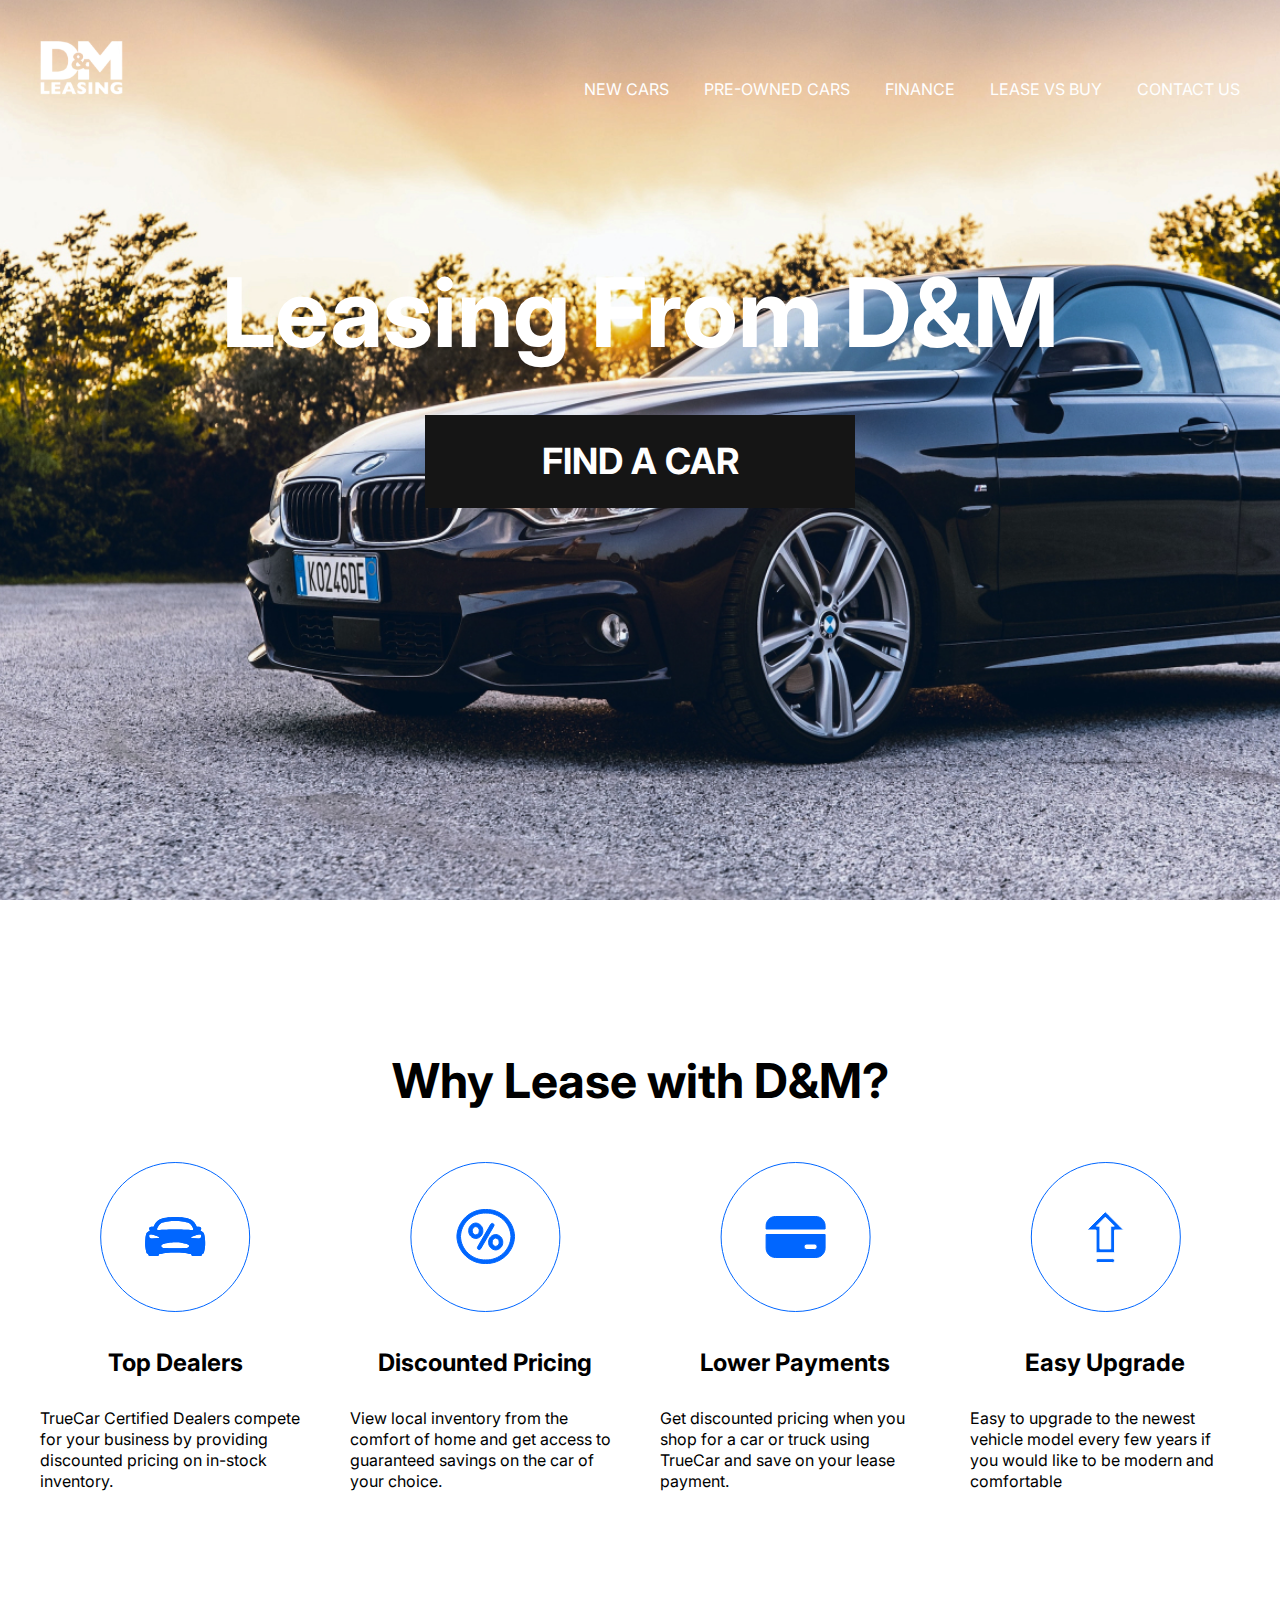
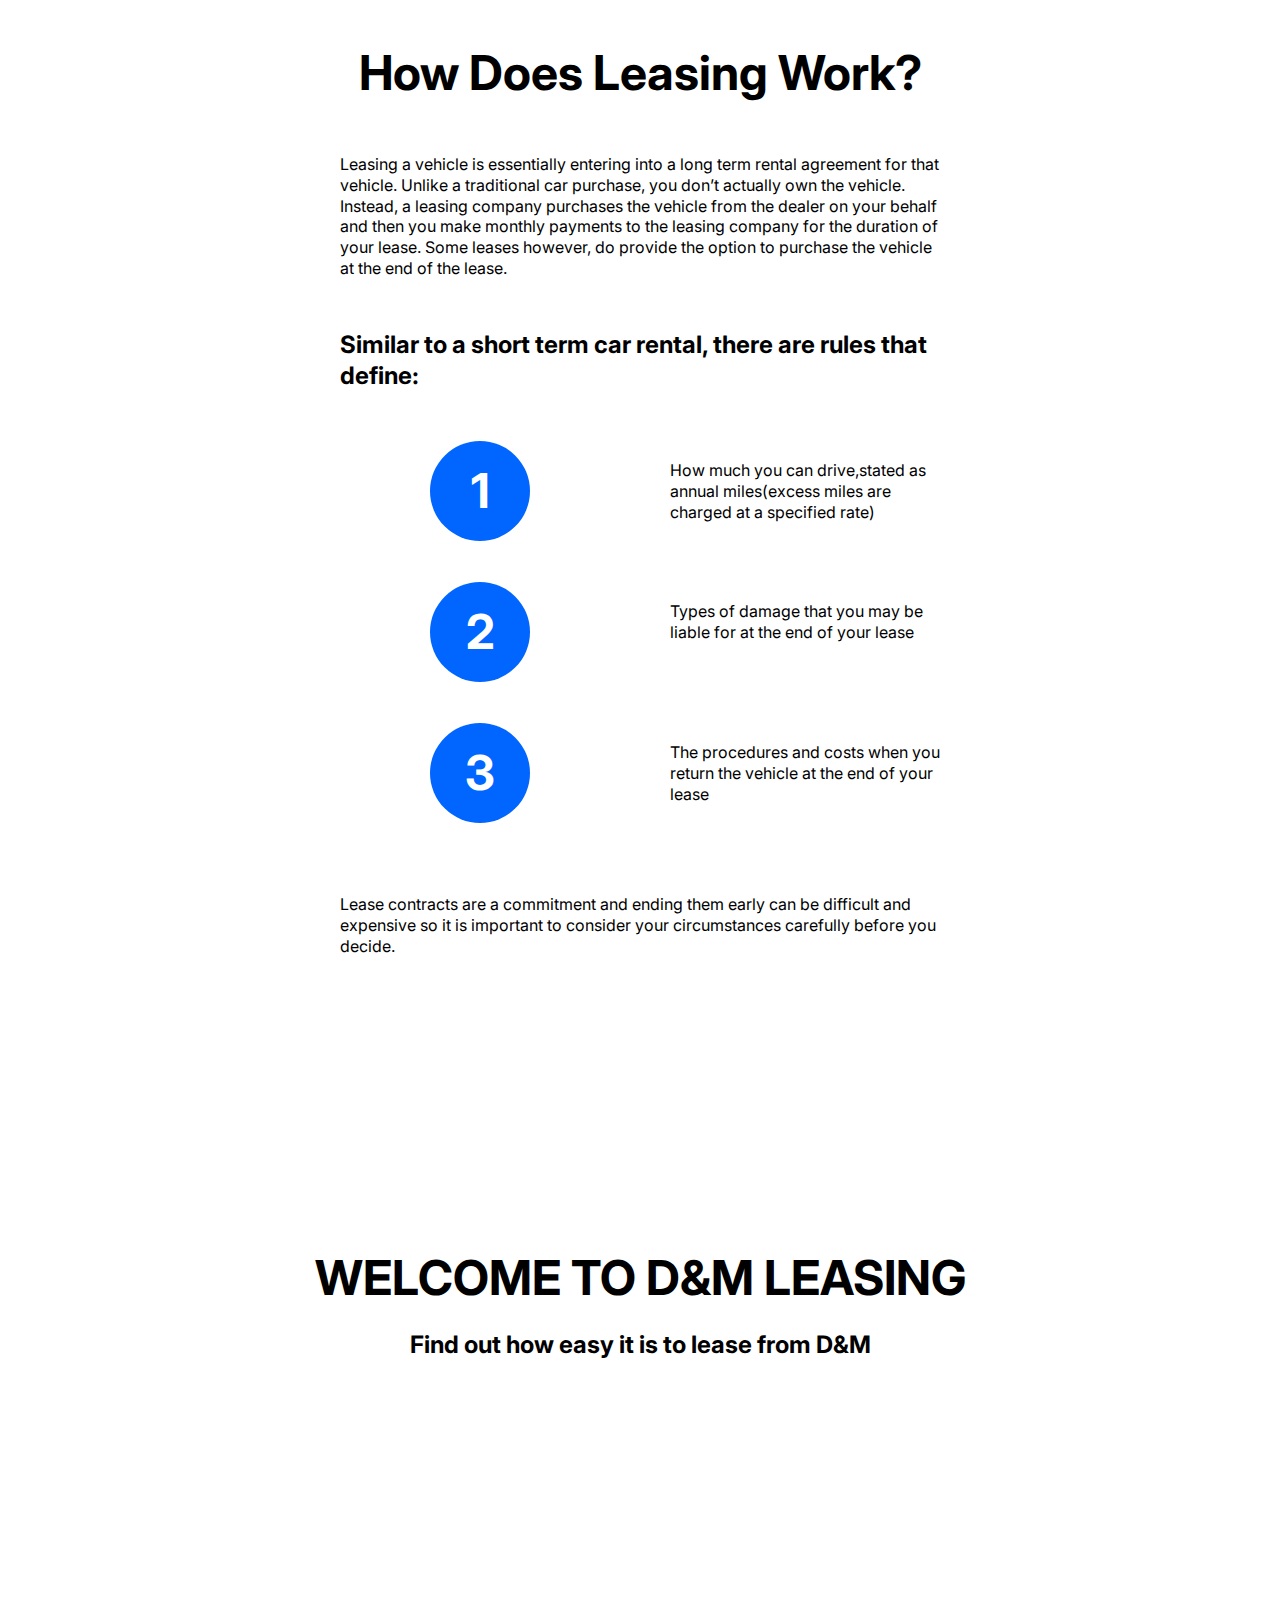
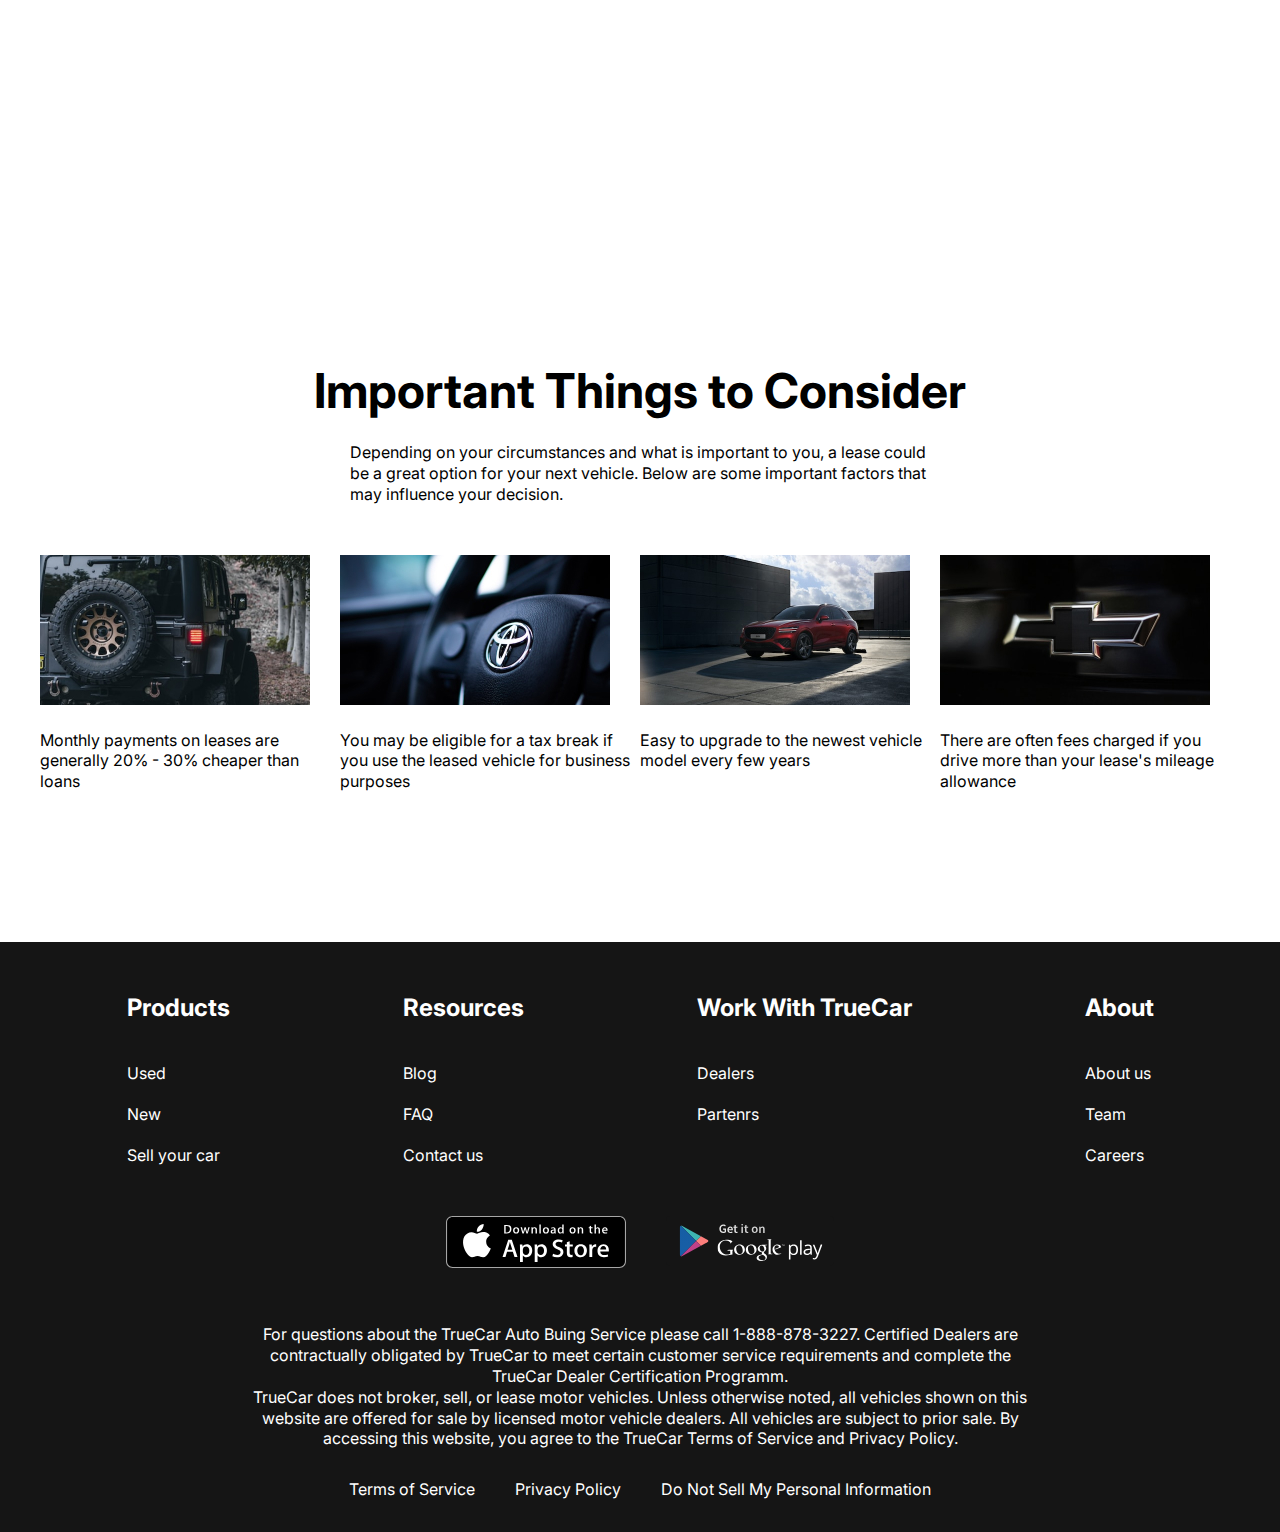
<file: index.html>
<!DOCTYPE html>
<html lang="ru">

<head>
    <meta charset="UTF-8">
    <meta name="viewport" content="width=device-width, initial-scale=1.0">
    <title>AAAAAA</title>
    <link rel="preconnect" href="https://fonts.googleapis.com">
    <link rel="preconnect" href="https://fonts.gstatic.com" crossorigin>
    <link href="https://fonts.googleapis.com/css2?family=Inter&display=swap" rel="stylesheet">
    <link rel="shortcut icon" href="12342.jfif" type="image/x-icon">
    <link rel="stylesheet" href="css/style.css" </head>

<body>
    <div class="wrapper">
        <header class="header header-main">
            <div class="container">
                <div class="header__inner">
                    <a href="index.html" class="logo">
                        <img src="images/dm-white 1.svg" alt="" class="logo__img">
                    </a>
                    <nav class="menu">
                        <ul class="menu__list">
                            <li class="menu__list-item">
                                <a href="new-cars.html" class="menu__list-link">new cars</a>
                            </li>
                            <li class="menu__list-item">
                                <a href="#" class="menu__list-link">pre-owned cars</a>
                            </li>
                            <li class="menu__list-item">
                                <a href="#" class="menu__list-link">finance</a>
                            </li>
                            <li class="menu__list-item">
                                <a href="#" class="menu__list-link">lease vs buy</a>
                            </li>
                            <li class="menu__list-item">
                                <a href="contacts-2.html" class="menu__list-link">contact us</a>
                            </li>
                        </ul>
                    </nav>
                </div>
            </div>
        </header>
        <main class="main">
            <section class="top">
                <div class="container">
                    <h1 class="title">
                        Leasing From D&M
                    </h1>
                    <a class="top__link" href="#">
                        FIND A CAR
                    </a>
                </div>
            </section>
            <div class="slider">
                <div class="swiper">
                    <div class="swiper-wrapper">
                        <div class="swiper-slide" style="background-image:
                     url(images/slide-1.jpg);"></div>

                    </div>
                    <div class="swiper-pagination"></div>
                </div>
            </div>
            <section class="why-lease">
                <div class="container">
                    <h2 class="section-title ">
                        Why Lease with D&M?
                    </h2>
                    <ul class="why-lease__list">
                        <li class="why-lease__item">
                            <img class="why-lease__item-img" src="images/why-lease-1.svg" alt="">
                            <h3 class="why-lease__item-title">
                                Top Dealers
                            </h3>
                            <p class="why-lease__item-text">
                                TrueCar Certified Dealers compete for your business
                                by providing discounted pricing on in-stock inventory.
                            </p>
                        </li>
                        <li class="why-lease__item">
                            <img class="why-lease__item-img" src="images/why-lease-2.svg" alt="">
                            <h3 class="why-lease__item-title">
                                Discounted Pricing
                            </h3>
                            <p class="why-lease__item-text">
                                View local inventory from the comfort of home and get
                                access to guaranteed savings on the car of your choice.
                            </p>
                        </li>
                        <li class="why-lease__item">
                            <img class="why-lease__item-img" src="images/why-lease-3.svg" alt="">
                            <h3 class="why-lease__item-title">
                                Lower Payments
                            </h3>
                            <p class="why-lease__item-text">
                                Get discounted pricing when you shop for a car or
                                truck using TrueCar and save on your lease payment.
                            </p>
                        </li>
                        <li class="why-lease__item">
                            <img class="why-lease__item-img" src="images/why-lease-4.svg" alt="">
                            <h3 class="why-lease__item-title">
                                Easy Upgrade
                            </h3>
                            <p class="why-lease__item-text">
                                Easy to upgrade to the newest vehicle model every few years if
                                you would like to be modern and comfortable
                            </p>
                        </li>
                    </ul>
                </div>
            </section>
            <section class="how-does">
                <div class="container">
                    <div class="how-does__inner">
                        <h2 class="section-title">
                            How Does Leasing Work?
                        </h2>
                        <p class="how-does__text">
                            Leasing a vehicle is essentially entering into a long term rental agreement for that
                            vehicle. Unlike a traditional car purchase, you don’t actually own the vehicle. Instead, a
                            leasing company purchases the vehicle from the dealer on your behalf and then you make
                            monthly payments to the leasing company for the duration of your lease. Some leases however,
                            do provide the option to purchase the vehicle at the end of the lease.
                        </p>
                        <h4 class="how__does-title">
                            Similar to a short term car rental,
                            there are rules that define:
                        </h4>
                        <ol class="how__does-list">
                            <li class="how__does-item">
                                How much you can drive,stated as annual
                                miles(excess miles are charged at a
                                specified rate)
                            </li>
                            <li class="how__does-item">
                                Types of damage that you may be liable for
                                at the end of your lease
                            </li>
                            <li class="how__does-item">
                                The procedures and costs when you return
                                the vehicle at the end of your lease
                            </li>
                        </ol>
                        <p class="how-does__text">
                            Lease contracts are a commitment and ending them
                            early can
                            be difficult and expensive so it
                            is important to consider your circumstances
                            carefully before you decide.
                        </p>
                    </div>
                </div>
            </section>
            <section class="video">
                <div class="container">
                    <h2 class="section-title video__title">
                        WELCOME TO D&M LEASING
                    </h2>
                    <p class="video__text">
                        Find out how easy it is to lease from D&M
                    </p>
                    <iframe class="video__content" width="700" height="400"
                        src="https://www.youtube.com/embed/ThMJJQyYYNk?si=WpBCFgWFBkDgQI71&amp;controls=0"
                        title="YouTube video player" frameborder="0" allow="accelerometer; autoplay; clipboard-write;
                         encrypted-media; gyroscope; picture-in-picture; 
                         web-share" allowfullscreen></iframe>
                </div>
            </section>
            <section class="important">
                <div class="container">
                    <h2 class="section-title important__title">
                        Important Things to Consider
                    </h2>
                    <p class="important__text">
                        Depending on your circumstances and what is important to you,
                        a lease could be a great option
                        for your next vehicle. Below are some important factors
                        that may influence your decision.
                    </p>
                    <ul class="important__list">
                        <li class="important__item">
                            <img class="important__item-img" src="images/imp-1.jpg" alt="">
                            <p class="important__item-text">
                                Monthly payments on leases are generally 20% - 30% cheaper than loans
                            </p>
                        </li>
                        <li class="important__item">
                            <img class="important__item-img" src="images/imp-2.jpg" alt="">
                            <p class="important__item-text">
                                You may be eligible for a tax break if you use
                                the leased vehicle for business purposes
                            </p>
                        </li>
                        <li class="important__item">
                            <img class="important__item-img" src="images/imp-3.jpg" alt="">
                            <p class="important__item-text">
                                Easy to upgrade to the newest vehicle model every few years
                            </p>
                        </li>
                        <li class="important__item">
                            <img class="important__item-img" src="images/imp-4.jpg" alt="">
                            <p class="important__item-text">
                                There are often fees charged if you drive more than your lease's mileage allowance
                            </p>
                        </li>
                    </ul>
                </div>
            </section>
        </main>
        <footer class="footer">
            <div class="container">
                <nav class="footer__menu">
                    <ul class="footer__menu-list">
                        <li class="footer__menu-item">
                            <p class="footer__menu-title">Products</p>
                        </li>
                        <li class="footer__menu-item">
                            <a class="footer__menu-link" href="#">Used</a>
                        </li>
                        <li class="footer__menu-item">
                            <a class="footer__menu-link" href="#">New</a>
                        </li>
                        <li class="footer__menu-item">
                            <a class="footer__menu-link" href="#">Sell your car</a>
                        </li>
                    </ul>
                    <ul class="footer__menu-list">
                        <li class="footer__menu-item">
                            <p class="footer__menu-title">Resources</p>
                        </li>
                        <li class="footer__menu-item">
                            <a class="footer__menu-link" href="#">Blog</a>
                        </li>
                        <li class="footer__menu-item">
                            <a class="footer__menu-link" href="#">FAQ</a>
                        </li>
                        <li class="footer__menu-item">
                            <a class="footer__menu-link" href="#">Contact us</a>
                        </li>
                    </ul>
                    <ul class="footer__menu-list">
                        <li class="footer__menu-item">
                            <p class="footer__menu-title">Work With TrueCar</p>
                        </li>
                        <li class="footer__menu-item">
                            <a class="footer__menu-link" href="#">Dealers</a>
                        </li>
                        <li class="footer__menu-item">
                            <a class="footer__menu-link" href="#">Partenrs</a>
                        </li>
                    </ul>
                    <ul class="footer__menu-list">
                        <li class="footer__menu-item">
                            <p class="footer__menu-title">About</p>
                        </li>
                        <li class="footer__menu-item">
                            <a class="footer__menu-link" href="#">About us</a>
                        </li>
                        <li class="footer__menu-item">
                            <a class="footer__menu-link" href="#">Team</a>
                        </li>
                        <li class="footer__menu-item">
                            <a class="footer__menu-link" href="#">Careers</a>
                        </li>
                    </ul>
                </nav>
                <ul class="app">
                    <li class="app__item">
                        <a href="#" class="app__item-link">
                            <img class="app__item-img" src="images/appstore.svg" alt="">
                        </a>
                    </li>
                    <li class="app__item">
                        <a href="#" class="app__item-link">
                            <img class="app__item-img" src="images/Group.svg" alt="">
                        </a>
                    </li>
                </ul>
                <div class="footer__copy">
                    <p class="footer__copy-text">
                        For questions about the TrueCar Auto Buing Service please call
                        1-888-878-3227.
                        Certified Dealers are contractually obligated by TrueCar to meet certain customer
                        service requirements and complete the
                        TrueCar Dealer Certification Programm.
                    </p>
                    <p class="footer__copy-text">
                        TrueCar does not broker, sell, or lease motor vehicles. Unless otherwise noted,
                        all vehicles shown on this website are offered for sale by licensed motor vehicle
                        dealers. All vehicles are subject to prior sale. By accessing this website, you
                        agree to the TrueCar Terms of Service and Privacy Policy.
                    </p>
                </div>
                <nav class="copy__nav">
                    <ul class="copy__nav-list">
                        <li class="cpu__nav-item">
                            <a href="#" class="copy__nav-link">Terms of Service</a>
                        </li>
                        <li class="cpu__nav-item">
                            <a href="#" class="copy__nav-link">Privacy Policy</a>
                        </li>
                        <li class="cpu__nav-item">
                            <a href="#" class="copy__nav-link">Do Not Sell My Personal Information</a>
                        </li>
                    </ul>
                </nav>
            </div>
        </footer>
    </div>
    <script src="https://cdn.jsdelivr.net/npm/swiper@11/swiper-bundle.min.js">
    </script>
    <script src="js/main.js">
    </script>
</body>

</html>
</file>
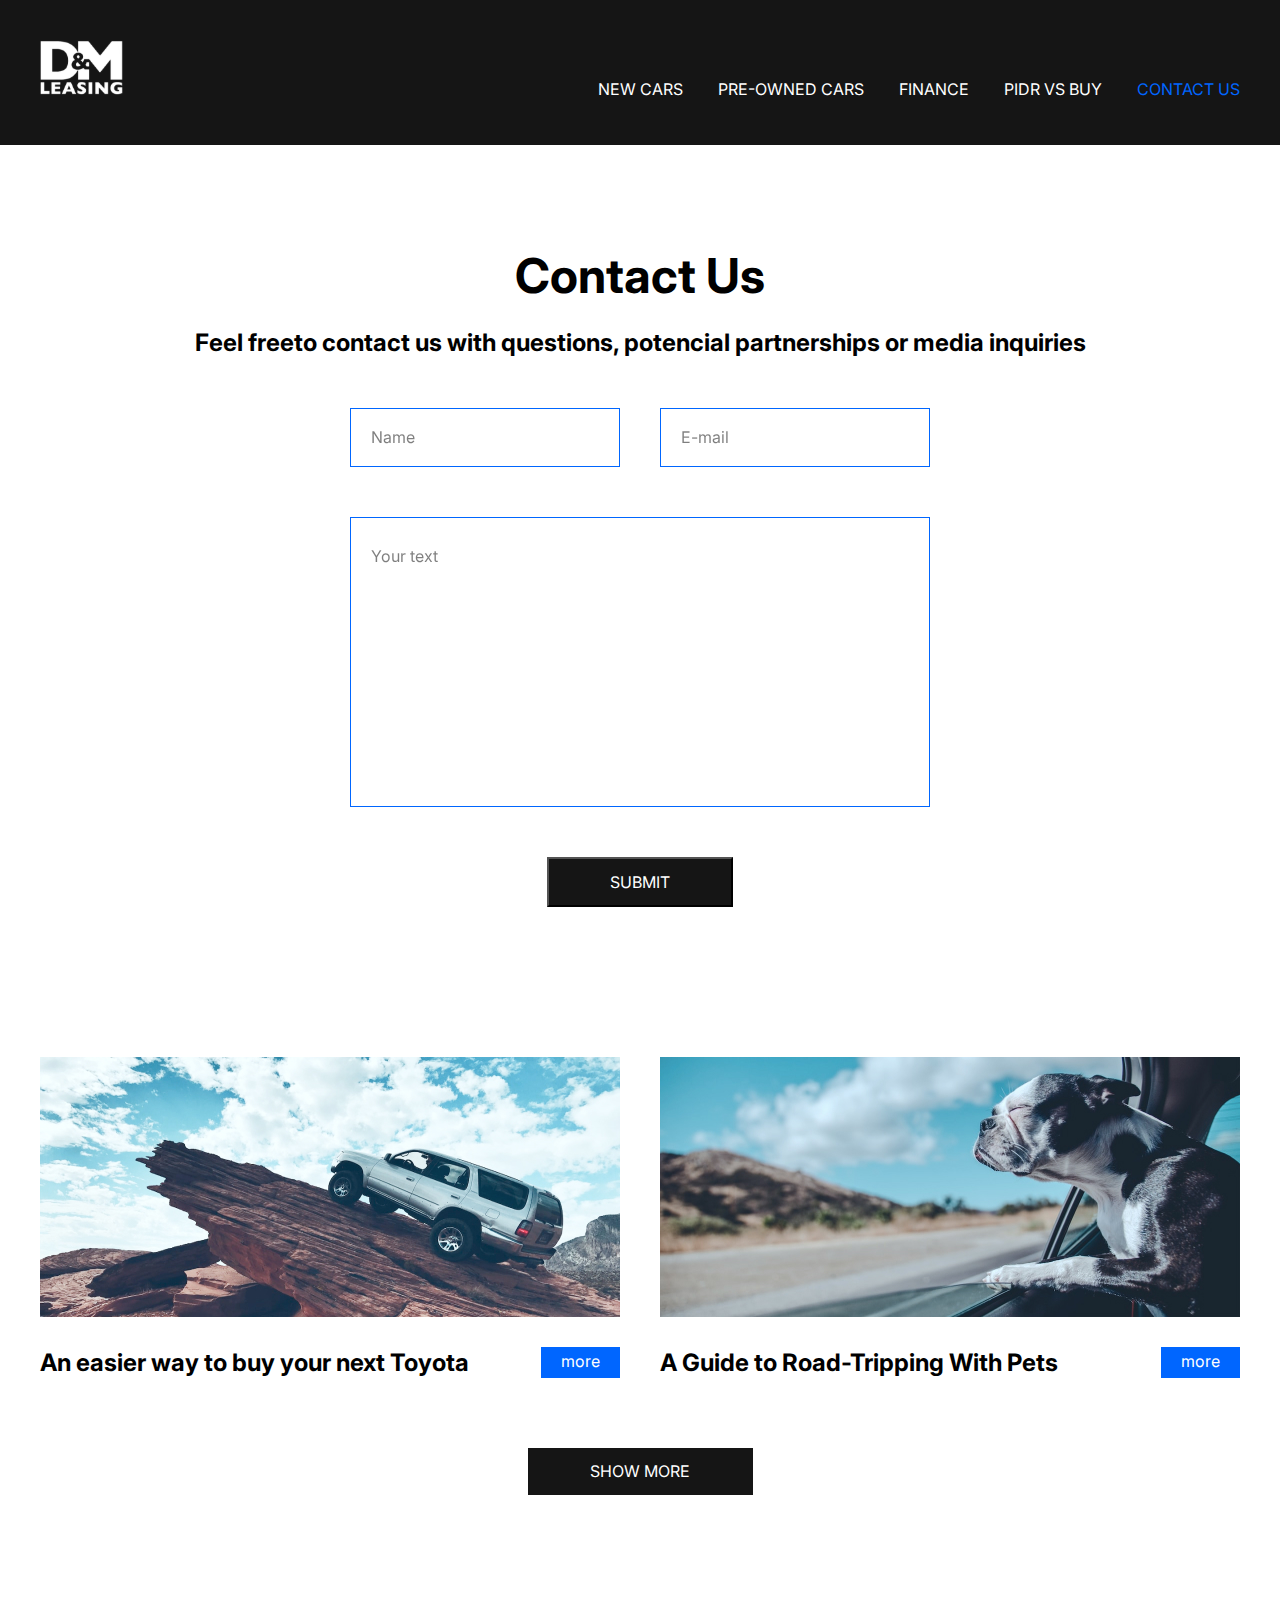
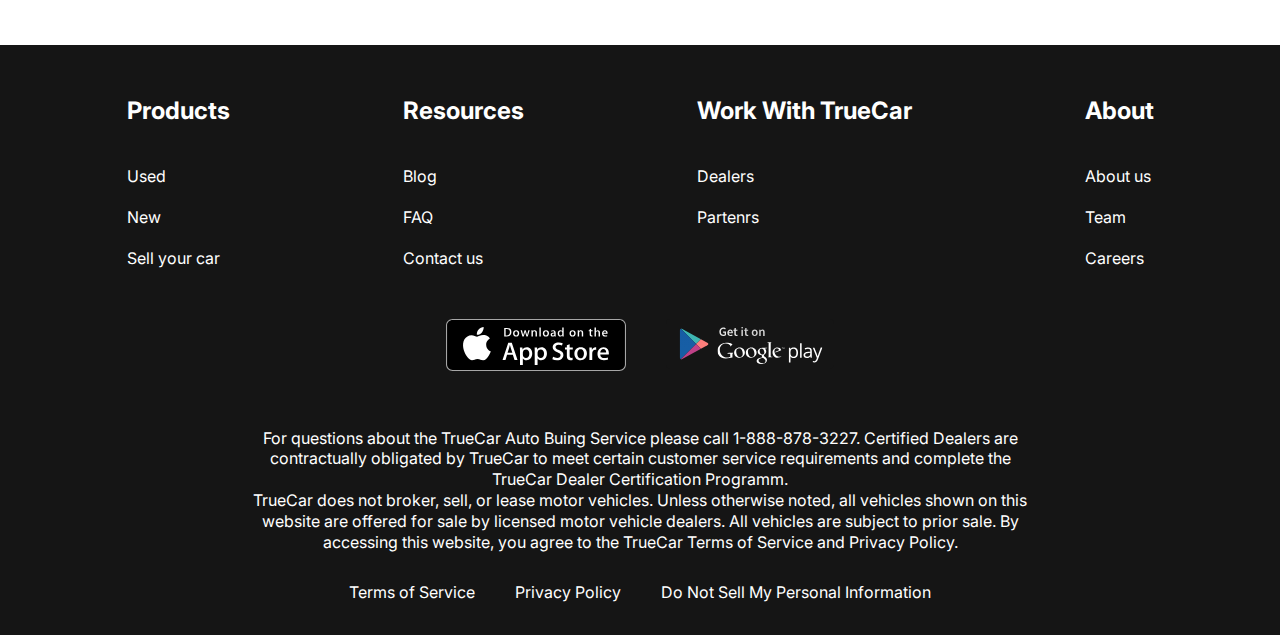
<file: contacts-2.html>
<!DOCTYPE html>
<html lang="ru">

<head>
    <meta charset="UTF-8">
    <meta name="viewport" content="width=device-width, initial-scale=1.0">
    <title>contacts</title>
    <link rel="preconnect" href="https://fonts.googleapis.com">
    <link rel="preconnect" href="https://fonts.gstatic.com" crossorigin>
    <link href="https://fonts.googleapis.com/css2?family=Inter&display=swap" rel="stylesheet">
    <link rel="shortcut icon" href="12342.jfif" type="image/x-icon">
    <link rel="stylesheet" href="css/style.css"> </head>

<body>
    <div class="wrapper">
        <header class="header header-main-no">
            <div class="container">
                <div class="header__inner">
                    <a href="index.html" class="logo">
                        <img src="images/dm-white 1.svg" alt="" class="logo__img">
                    </a>
                    <nav class="menu">
                        <ul class="menu__list">
                            <li class="menu__list-item">
                                <a href="new-cars.html" class="menu__list-link">new cars</a>
                            </li>
                            <li class="menu__list-item">
                                <a href="#" class="menu__list-link">pre-owned cars</a>
                            </li>
                            <li class="menu__list-item">
                                <a href="#" class="menu__list-link">finance</a>
                            </li>
                            <li class="menu__list-item">
                                <a href="#" class="menu__list-link">pidr vs buy</a>
                            </li>
                            <li class="menu__list-item">
                                <a href="contacts-2.html" class="menu__list-link menu__list-link--active">contact us</a>
                            </li>
                        </ul>
                    </nav>
                </div>
            </div>
        </header>
        <main class="main">
            <section class="contacts">
                <div class="container">
                    <h2 class="section-title contacts__title">Contact Us</h2>
                    <p class="contacts__text">
                        Feel freeto contact us with questions, potencial partnerships or
                        media inquiries
                    </p>
                    <form class="form" action="#">
                        <input class="form__input" type="text" placeholder="Name">
                        <input class="form__input" type="email" placeholder="E-mail">
                        <textarea class="form__textarea" placeholder="Your text"></textarea>
                        <button class="form__btn" type="submit">SUBMIT</button>
                    </form>
                </div>
            </section>
            <section class="blog">
                <div class="container">
                    <div class="blog__items">
                        <div class="blod__item">
                            <img class="blod__item-img" src="images/blog-1.jpg" alt="">
                            <h4 class="blod__item-title">An easier way to buy your next Toyota</h4>
                            <a href="#" class="blod__item-link">more</a>
                        </div>
                        <div class="blod__item">
                            <img class="blod__item-img" src="images/blog-2.jpg" alt="">
                            <h4 class="blod__item-title">A Guide to Road-Tripping With Pets</h4>
                            <a href="#" class="blod__item-link">more</a>
                        </div>
                    </div>
                    <a class="showmore-link" href="#">SHOW MORE</a>
                </div>
            </section>
          </main>
        <footer class="footer">
            <div class="container">
                <nav class="footer__menu">
                    <ul class="footer__menu-list">
                        <li class="footer__menu-item">
                            <p class="footer__menu-title">Products</p>
                        </li>
                        <li class="footer__menu-item">
                            <a class="footer__menu-link" href="#">Used</a>
                        </li>
                        <li class="footer__menu-item">
                            <a class="footer__menu-link" href="#">New</a>
                        </li>
                        <li class="footer__menu-item">
                            <a class="footer__menu-link" href="#">Sell your car</a>
                        </li>
                    </ul>
                    <ul class="footer__menu-list">
                        <li class="footer__menu-item">
                            <p class="footer__menu-title">Resources</p>
                        </li>
                        <li class="footer__menu-item">
                            <a class="footer__menu-link" href="#">Blog</a>
                        </li>
                        <li class="footer__menu-item">
                            <a class="footer__menu-link" href="#">FAQ</a>
                        </li>
                        <li class="footer__menu-item">
                            <a class="footer__menu-link" href="#">Contact us</a>
                        </li>
                    </ul>
                    <ul class="footer__menu-list">
                        <li class="footer__menu-item">
                            <p class="footer__menu-title">Work With TrueCar</p>
                        </li>
                        <li class="footer__menu-item">
                            <a class="footer__menu-link" href="#">Dealers</a>
                        </li>
                        <li class="footer__menu-item">
                            <a class="footer__menu-link" href="#">Partenrs</a>
                        </li>
                    </ul>
                    <ul class="footer__menu-list">
                        <li class="footer__menu-item">
                            <p class="footer__menu-title">About</p>
                        </li>
                        <li class="footer__menu-item">
                            <a class="footer__menu-link" href="#">About us</a>
                        </li>
                        <li class="footer__menu-item">
                            <a class="footer__menu-link" href="#">Team</a>
                        </li>
                        <li class="footer__menu-item">
                            <a class="footer__menu-link" href="#">Careers</a>
                        </li>
                    </ul>
                </nav>
                <ul class="app">
                    <li class="app__item">
                        <a href="#" class="app__item-link">
                            <img class="app__item-img" src="images/appstore.svg" alt="">
                        </a>
                    </li>
                    <li class="app__item">
                        <a href="#" class="app__item-link">
                            <img class="app__item-img" src="images/Group.svg" alt="">
                        </a>
                    </li>
                </ul>
                <div class="footer__copy">
                    <p class="footer__copy-text">
                        For questions about the TrueCar Auto Buing Service please call
                        1-888-878-3227.
                        Certified Dealers are contractually obligated by TrueCar to meet certain customer
                        service requirements and complete the
                        TrueCar Dealer Certification Programm.
                    </p>
                    <p class="footer__copy-text">
                        TrueCar does not broker, sell, or lease motor vehicles. Unless otherwise noted,
                        all vehicles shown on this website are offered for sale by licensed motor vehicle
                        dealers. All vehicles are subject to prior sale. By accessing this website, you
                        agree to the TrueCar Terms of Service and Privacy Policy.
                    </p>
                </div>
                <nav class="copy__nav">
                    <ul class="copy__nav-list">
                        <li class="cpu__nav-item">
                            <a href="#" class="copy__nav-link">Terms of Service</a>
                        </li>
                        <li class="cpu__nav-item">
                            <a href="#" class="copy__nav-link">Privacy Policy</a>
                        </li>
                        <li class="cpu__nav-item">
                            <a href="#" class="copy__nav-link">Do Not Sell My Personal Information</a>
                        </li>
                    </ul>
                </nav>
            </div>
        </footer>
    </div>
    <script src="https://cdn.jsdelivr.net/npm/swiper@11/swiper-bundle.min.js">
    </script>
    <script src="js/main.js">
    </script>
</body>

</html>
</file>
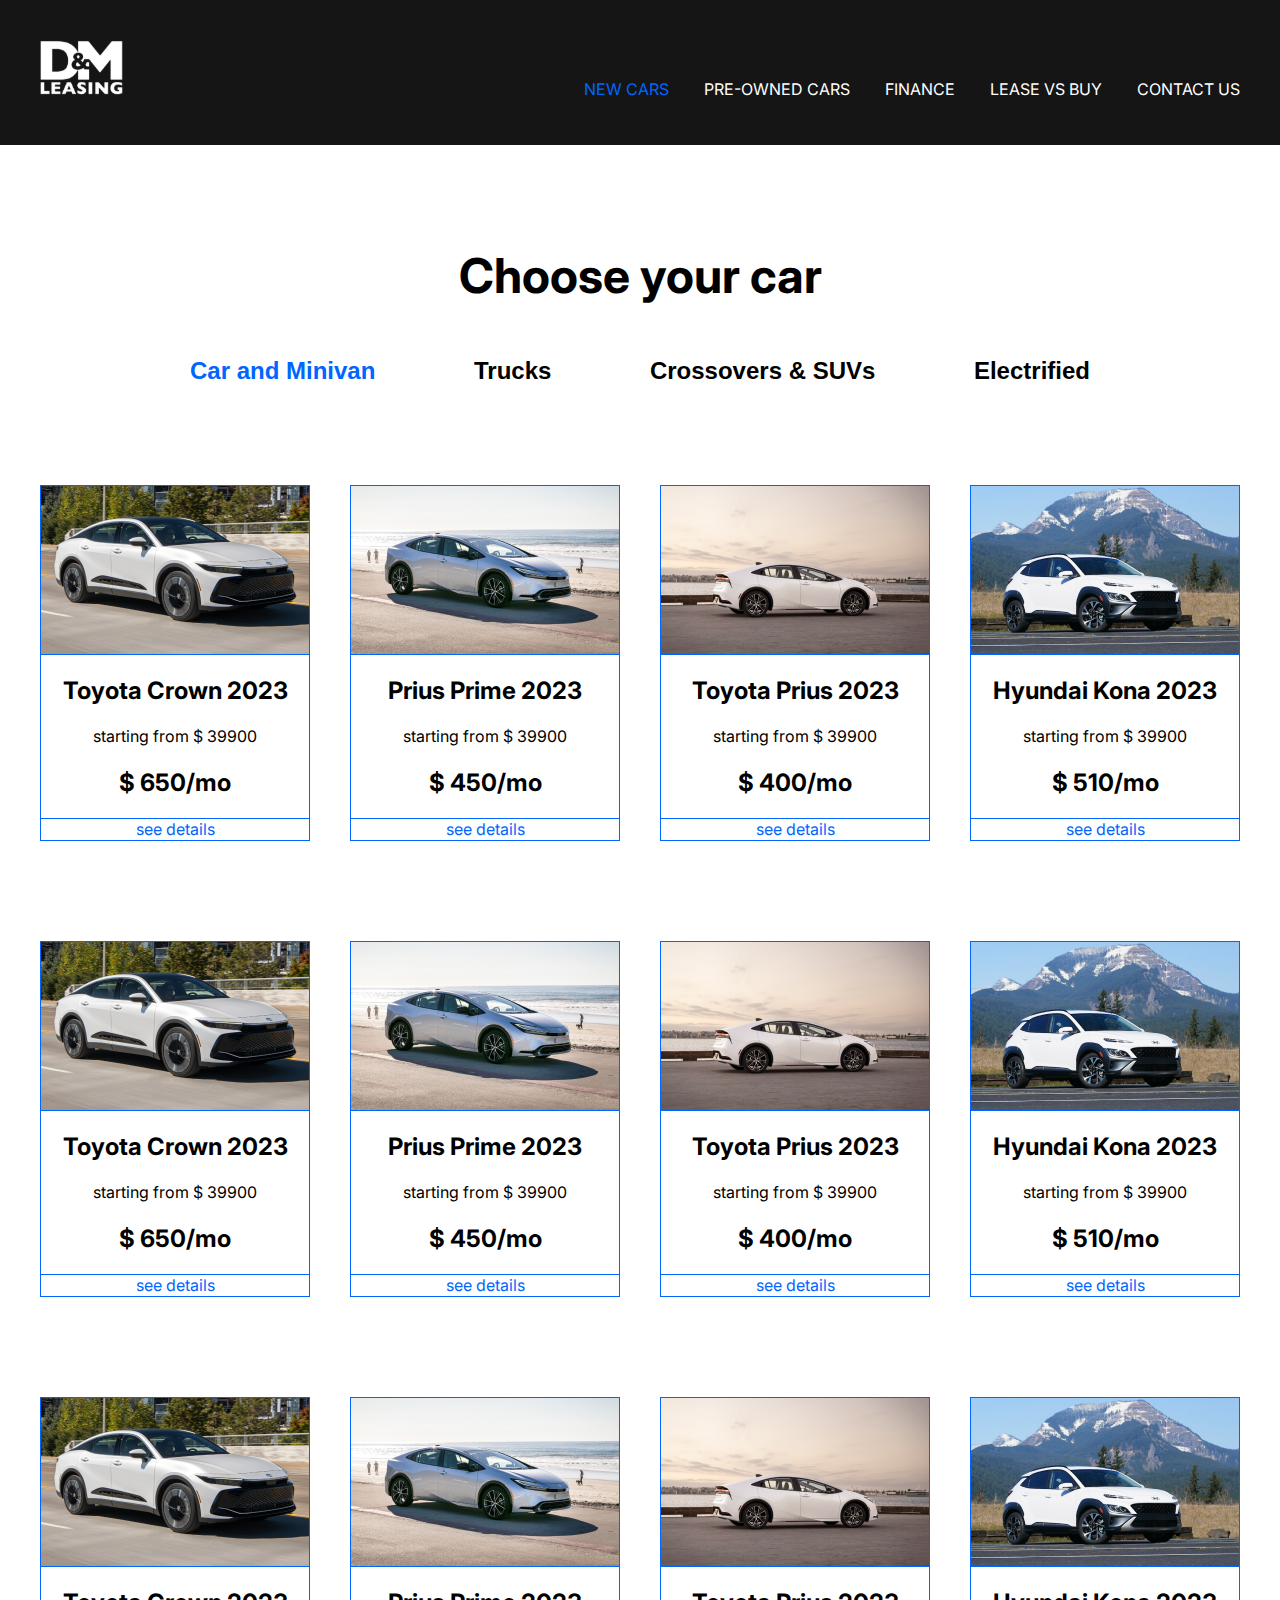
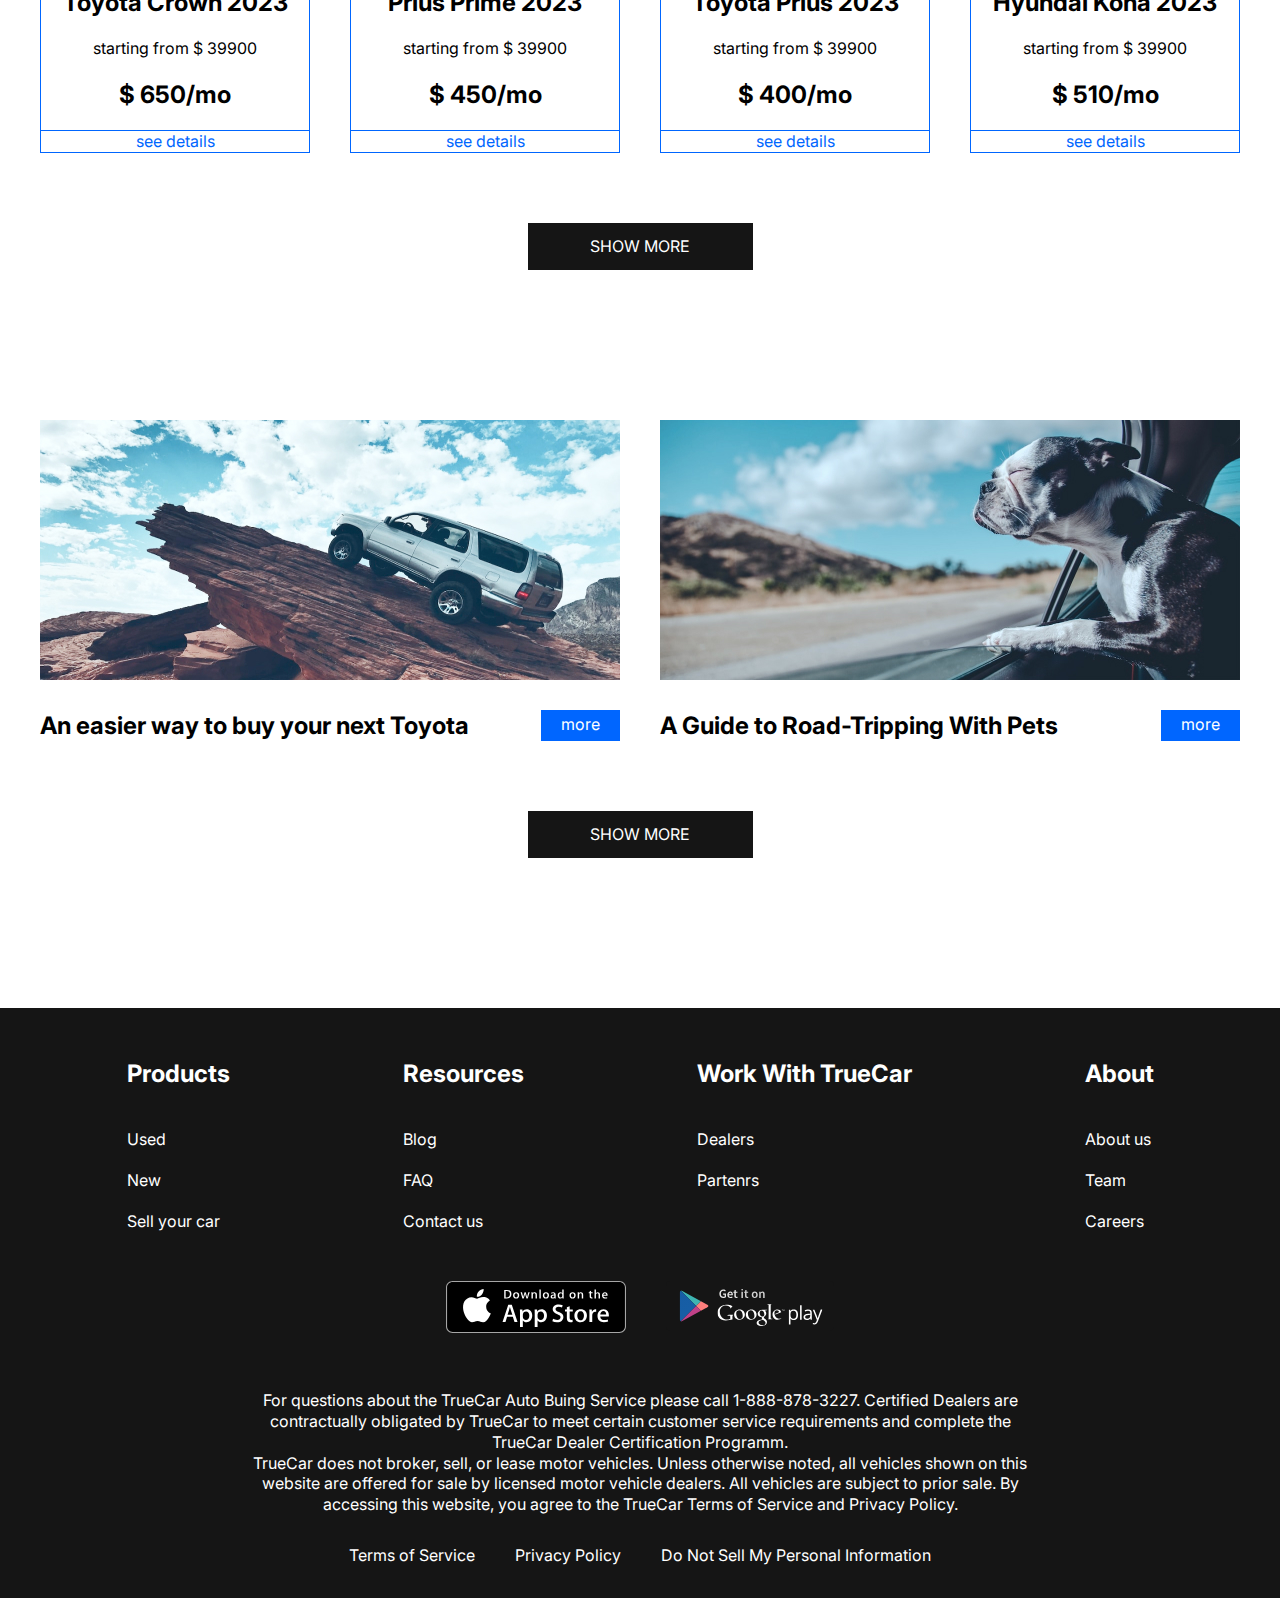
<file: new-cars.html>
<!DOCTYPE html>
<html lang="ru">

<head>
    <meta charset="UTF-8">
    <meta name="viewport" content="width=device-width, initial-scale=1.0">
    <title>new-cars</title>
    <link rel="preconnect" href="https://fonts.googleapis.com">
    <link rel="preconnect" href="https://fonts.gstatic.com" crossorigin>
    <link href="https://fonts.googleapis.com/css2?family=Inter&display=swap" rel="stylesheet">
    <link rel="shortcut icon" href="12342.jfif" type="image/x-icon">
    <link rel="stylesheet" href="css/style.css" </head>

<body>
    <div class="wrapper">
        <header class="header">
            <div class="container">
                <div class="header__inner">
                    <a href="index.html" class="logo">
                        <img src="images/dm-white 1.svg" alt="" class="logo__img">
                    </a>
                    <nav class="menu">
                        <ul class="menu__list">
                            <li class="menu__list-item">
                                <a href="#" class="menu__list-link--active menu__list-link">new cars</a>
                            </li>
                            <li class="menu__list-item">
                                <a href="#" class="menu__list-link">pre-owned cars</a>
                            </li>
                            <li class="menu__list-item">
                                <a href="#" class="menu__list-link">finance</a>
                            </li>
                            <li class="menu__list-item">
                                <a href="#" class="menu__list-link">lease vs buy</a>
                            </li>
                            <li class="menu__list-item">
                                <a href="contacts-2.html" class="menu__list-link">contact us</a>
                            </li>
                        </ul>
                    </nav>
                </div>
            </div>
        </header>
        <main class="main">
            <section class="choose">
                <div class="container">
                    <h2 class="section-title">
                        Choose your car
                    </h2>
                    <div class="tabs">
                        <div class="tabs__btn">
                            <button class="tabs__btn-item
                         tabs__btn-item--active" data-button="content-1">Car and Minivan</button>
                            <button class="tabs__btn-item" data-button="content-2">Trucks</button>
                            <button class="tabs__btn-item"data-button="content-3" >Crossovers & SUVs</button>
                            <button class="tabs__btn-item"data-button="content-4" >Electrified</button>
                        </div>
                        <div class="tabs__content">
                            <div class="tabs__content-item tabs__content-item--active" id="content-1">
                                <div class="card">
                                    <img class="card__img" src="images/cars-1.jpg" alt="">
                                    <div class="card__content">
                                        <h4 class="card__title">Toyota Crown 2023</h4>
                                        <p class="card__text">starting from $ 39900</p>
                                        <p class="card__price">$ 650/mo</p>
                                    </div>
                                    <a href="#" class="card__link">see details</a>
                                </div>
                                <div class="card">
                                    <img class="card__img" src="images/cars-2.jpg" alt="">
                                    <div class="card__content">
                                        <h4 class="card__title">Prius Prime 2023</h4>
                                        <p class="card__text">starting from $ 39900</p>
                                        <p class="card__price">$ 450/mo</p>
                                    </div>
                                    <a href="#" class="card__link">see details</a>
                                </div>
                                <div class="card">
                                    <img class="card__img" src="images/cars-3.jpg" alt="">
                                    <div class="card__content">
                                        <h4 class="card__title">Toyota Prius 2023</h4>
                                        <p class="card__text">starting from $ 39900</p>
                                        <p class="card__price">$ 400/mo</p>
                                    </div>
                                    <a href="#" class="card__link">see details</a>
                                </div>
                                <div class="card">
                                    <img class="card__img" src="images/cars-4.jpg" alt="">
                                    <div class="card__content">
                                        <h4 class="card__title">Hyundai Kona 2023</h4>
                                        <p class="card__text">starting from $ 39900</p>
                                        <p class="card__price">$ 510/mo</p>
                                    </div>
                                    <a href="#" class="card__link">see details</a>
                                </div>
                                <div class="card">
                                    <img class="card__img" src="images/cars-1.jpg" alt="">
                                    <div class="card__content">
                                        <h4 class="card__title">Toyota Crown 2023</h4>
                                        <p class="card__text">starting from $ 39900</p>
                                        <p class="card__price">$ 650/mo</p>
                                    </div>
                                    <a href="#" class="card__link">see details</a>
                                </div>
                                <div class="card">
                                    <img class="card__img" src="images/cars-2.jpg" alt="">
                                    <div class="card__content">
                                        <h4 class="card__title">Prius Prime 2023</h4>
                                        <p class="card__text">starting from $ 39900</p>
                                        <p class="card__price">$ 450/mo</p>
                                    </div>
                                    <a href="#" class="card__link">see details</a>
                                </div>
                                <div class="card">
                                    <img class="card__img" src="images/cars-3.jpg" alt="">
                                    <div class="card__content">
                                        <h4 class="card__title">Toyota Prius 2023</h4>
                                        <p class="card__text">starting from $ 39900</p>
                                        <p class="card__price">$ 400/mo</p>
                                    </div>
                                    <a href="#" class="card__link">see details</a>
                                </div>
                                <div class="card">
                                    <img class="card__img" src="images/cars-4.jpg" alt="">
                                    <div class="card__content">
                                        <h4 class="card__title">Hyundai Kona 2023</h4>
                                        <p class="card__text">starting from $ 39900</p>
                                        <p class="card__price">$ 510/mo</p>
                                    </div>
                                    <a href="#" class="card__link">see details</a>
                                </div>
                                <div class="card">
                                    <img class="card__img" src="images/cars-1.jpg" alt="">
                                    <div class="card__content">
                                        <h4 class="card__title">Toyota Crown 2023</h4>
                                        <p class="card__text">starting from $ 39900</p>
                                        <p class="card__price">$ 650/mo</p>
                                    </div>
                                    <a href="#" class="card__link">see details</a>
                                </div>
                                <div class="card">
                                    <img class="card__img" src="images/cars-2.jpg" alt="">
                                    <div class="card__content">
                                        <h4 class="card__title">Prius Prime 2023</h4>
                                        <p class="card__text">starting from $ 39900</p>
                                        <p class="card__price">$ 450/mo</p>
                                    </div>
                                    <a href="#" class="card__link">see details</a>
                                </div>
                                <div class="card">
                                    <img class="card__img" src="images/cars-3.jpg" alt="">
                                    <div class="card__content">
                                        <h4 class="card__title">Toyota Prius 2023</h4>
                                        <p class="card__text">starting from $ 39900</p>
                                        <p class="card__price">$ 400/mo</p>
                                    </div>
                                    <a href="#" class="card__link">see details</a>
                                </div>
                                <div class="card">
                                    <img class="card__img" src="images/cars-4.jpg" alt="">
                                    <div class="card__content">
                                        <h4 class="card__title">Hyundai Kona 2023</h4>
                                        <p class="card__text">starting from $ 39900</p>
                                        <p class="card__price">$ 510/mo</p>
                                    </div>
                                    <a href="#" class="card__link">see details</a>
                                </div>
                            </div>
                            <div class="tabs__content-item" id="content-2">
                                2
                            </div>
                            
                            <div class="tabs__content-item" id="content-3">
                                3
                            </div>
                            <div class="tabs__content-item" id="content-4">
                                4
                            </div>
                        </div>
                    </div>
                    <a class="showmore-link" href="#">SHOW MORE</a>
                </div>
            </section>
            <section class="blog">
                <div class="container">
                    <div class="blog__items">
                        <div class="blod__item">
                            <img class="blod__item-img" src="images/blog-1.jpg" alt="">
                            <h4 class="blod__item-title">An easier way to buy your next Toyota</h4>
                            <a href="#" class="blod__item-link">more</a>
                        </div>
                        <div class="blod__item">
                            <img class="blod__item-img" src="images/blog-2.jpg" alt="">
                            <h4 class="blod__item-title">A Guide to Road-Tripping With Pets</h4>
                            <a href="#" class="blod__item-link">more</a>
                        </div>
                    </div>
                    <a class="showmore-link" href="#">SHOW MORE</a>
                </div>
            </section>
        </main>

        <footer class="footer">
            <div class="container">
                <nav class="footer__menu">
                    <ul class="footer__menu-list">
                        <li class="footer__menu-item">
                            <p class="footer__menu-title">Products</p>
                        </li>
                        <li class="footer__menu-item">
                            <a class="footer__menu-link" href="#">Used</a>
                        </li>
                        <li class="footer__menu-item">
                            <a class="footer__menu-link" href="#">New</a>
                        </li>
                        <li class="footer__menu-item">
                            <a class="footer__menu-link" href="#">Sell your car</a>
                        </li>
                    </ul>
                    <ul class="footer__menu-list">
                        <li class="footer__menu-item">
                            <p class="footer__menu-title">Resources</p>
                        </li>
                        <li class="footer__menu-item">
                            <a class="footer__menu-link" href="#">Blog</a>
                        </li>
                        <li class="footer__menu-item">
                            <a class="footer__menu-link" href="#">FAQ</a>
                        </li>
                        <li class="footer__menu-item">
                            <a class="footer__menu-link" href="#">Contact us</a>
                        </li>
                    </ul>
                    <ul class="footer__menu-list">
                        <li class="footer__menu-item">
                            <p class="footer__menu-title">Work With TrueCar</p>
                        </li>
                        <li class="footer__menu-item">
                            <a class="footer__menu-link" href="#">Dealers</a>
                        </li>
                        <li class="footer__menu-item">
                            <a class="footer__menu-link" href="#">Partenrs</a>
                        </li>
                    </ul>
                    <ul class="footer__menu-list">
                        <li class="footer__menu-item">
                            <p class="footer__menu-title">About</p>
                        </li>
                        <li class="footer__menu-item">
                            <a class="footer__menu-link" href="#">About us</a>
                        </li>
                        <li class="footer__menu-item">
                            <a class="footer__menu-link" href="#">Team</a>
                        </li>
                        <li class="footer__menu-item">
                            <a class="footer__menu-link" href="#">Careers</a>
                        </li>
                    </ul>
                </nav>
                <ul class="app">
                    <li class="app__item">
                        <a href="#" class="app__item-link">
                            <img class="app__item-img" src="images/appstore.svg" alt="">
                        </a>
                    </li>
                    <li class="app__item">
                        <a href="#" class="app__item-link">
                            <img class="app__item-img" src="images/Group.svg" alt="">
                        </a>
                    </li>
                </ul>
                <div class="footer__copy">
                    <p class="footer__copy-text">
                        For questions about the TrueCar Auto Buing Service please call
                        1-888-878-3227.
                        Certified Dealers are contractually obligated by TrueCar to meet certain customer
                        service requirements and complete the
                        TrueCar Dealer Certification Programm.
                    </p>
                    <p class="footer__copy-text">
                        TrueCar does not broker, sell, or lease motor vehicles. Unless otherwise noted,
                        all vehicles shown on this website are offered for sale by licensed motor vehicle
                        dealers. All vehicles are subject to prior sale. By accessing this website, you
                        agree to the TrueCar Terms of Service and Privacy Policy.
                    </p>
                </div>
                <nav class="copy__nav">
                    <ul class="copy__nav-list">
                        <li class="cpu__nav-item">
                            <a href="#" class="copy__nav-link">Terms of Service</a>
                        </li>
                        <li class="cpu__nav-item">
                            <a href="#" class="copy__nav-link">Privacy Policy</a>
                        </li>
                        <li class="cpu__nav-item">
                            <a href="#" class="copy__nav-link">Do Not Sell My Personal Information</a>
                        </li>
                    </ul>
                </nav>
            </div>
        </footer>
    </div>
    <script src="js/main.js">
    </script>
</body>

</html>
</file>
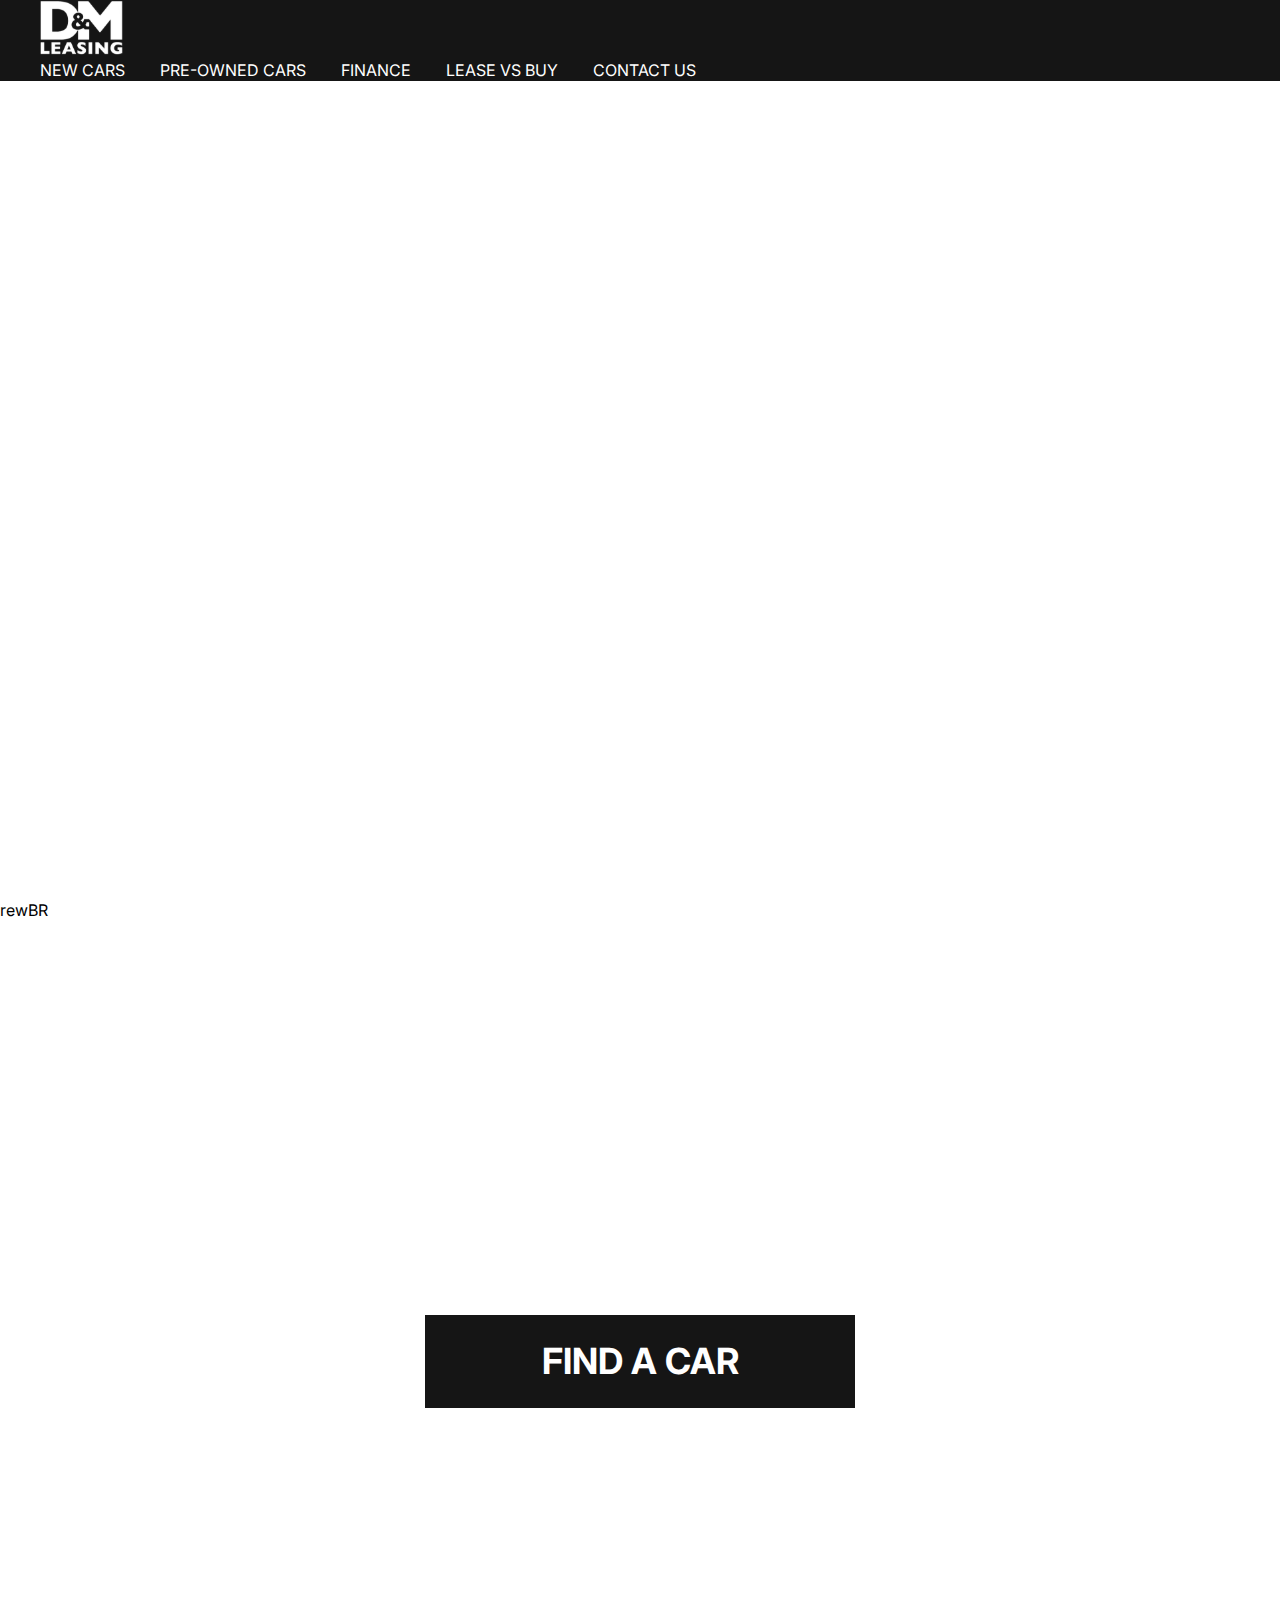
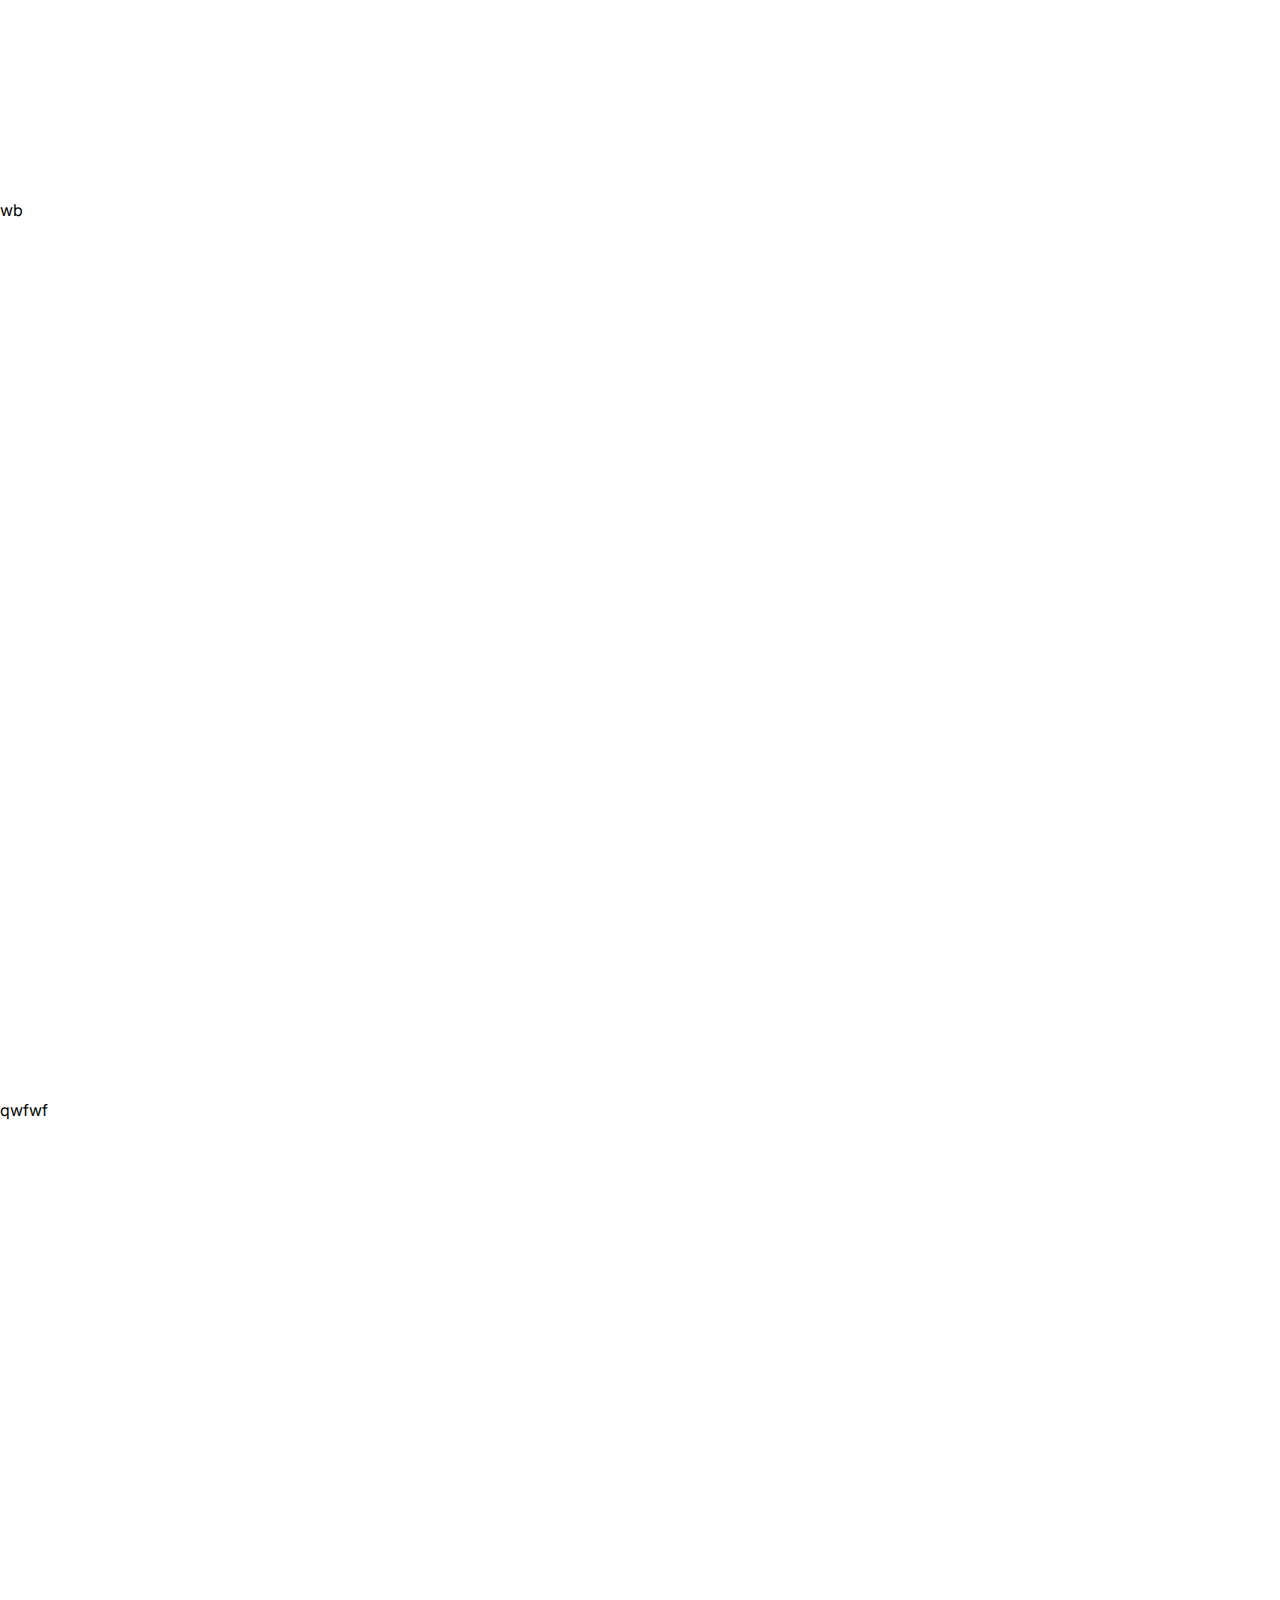
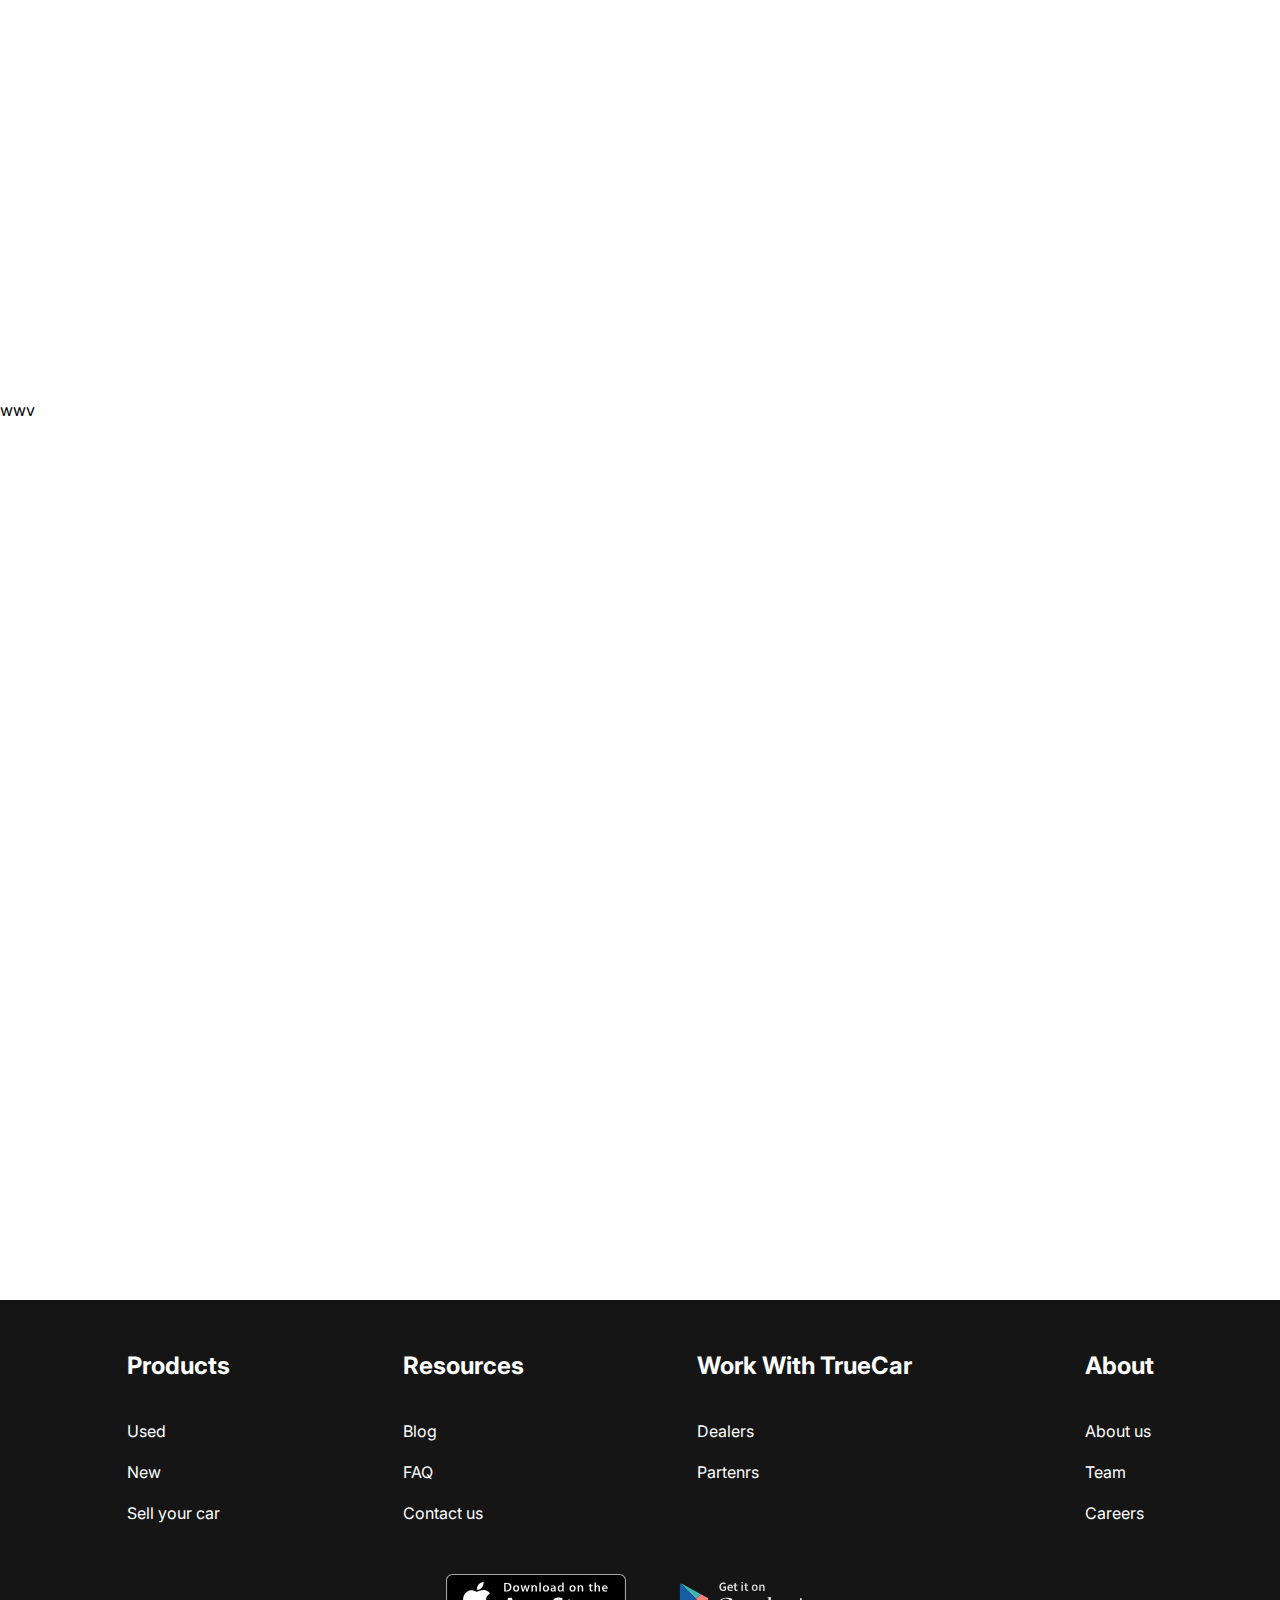
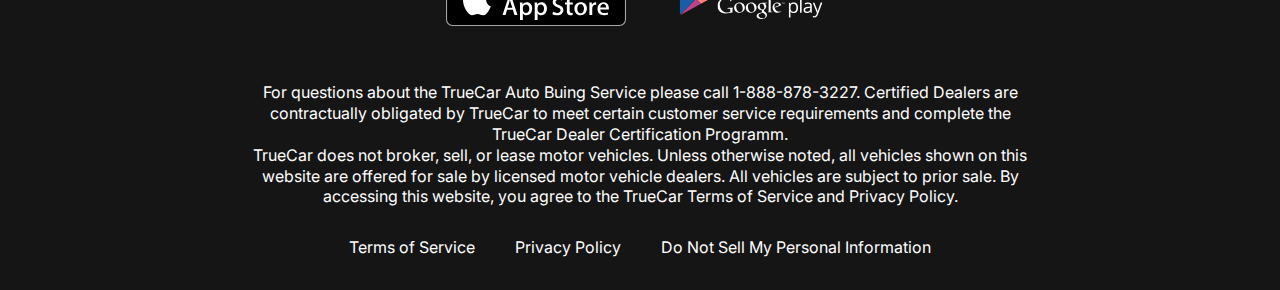
<file: pre-owned cars.html>
<!DOCTYPE html>
<html lang="ru">
<head>
    <meta charset="UTF-8">
    <meta name="viewport" content="width=device-width, initial-scale=1.0">
    <title>pre-owned cars</title>
    <link rel="preconnect" href="https://fonts.googleapis.com">
<link rel="preconnect" href="https://fonts.gstatic.com" crossorigin>
<link href="https://fonts.googleapis.com/css2?family=Inter&display=swap" rel="stylesheet">
    <link rel="shortcut icon" href="12342.jfif" type="image/x-icon">
    <linkrel="stylesheet" href="https://cdn.jsdelivr.net/npm/swiper@11/swiper-bundle.min.css"/>
    <link rel="stylesheet" href="css/style.css">
</head>
<body>
    <div class="wrapper">  
      <header class="header">
        <div class="container"
          <div class="header__inner">
              <a href="#" class="logo">
                 <img src="images/dm-white 1.svg" alt="" class="logo__img">
               </a>
                <nav class="menu">
                  <ul class="menu__list">
                    <li class="menu__list-item">
                        <a href="#" class="menu__list-link">new cars</a>
                    </li>
                    <li class="menu__list-item">
                        <a href="#" class="menu__list-link">pre-owned cars</a>
                    </li>
                    <li class="menu__list-item">          
                        <a href="#" class="menu__list-link">finance</a>
                    </li>
                    <li class="menu__list-item">
                        <a href="#" class="menu__list-link">lease vs buy</a>
                    </li>
                    <li class="menu__list-item">
                        <a href="#" class="menu__list-link">contact us</a>
                    </li>
                   </ul>
                </nav>
            </div>
        </div>
      </header>
    <main class="main">
    <section class="top">
        <div class="container">
            <h1 class="title">
                Leasing From D&M
            </h1>
          <a class="top__link" href="#">
            FIND A CAR
          </a>
        </div>
    </section>
    <div class="slider">
        <div class="swiper">
            <div class="swiper-wrapper">
                <div class="swiper-slide">rewBR</div>
                    <div class="swiper-slide" >wb</div>
                    <div class="swiper-slide" >qwfwf</div>
                    <div class="swiper-slide" >wwv</div>
            </div>
            <div class="swiper-pagination"></div>
        </div>
    </div>
    </main> 
    <footer class="footer">
    <div class="container">
        <nav class="footer__menu">
            <ul class="footer__menu-list">
            <li class="footer__menu-item">
             <p class="footer__menu-title">Products</p>
            </li>
            <li class="footer__menu-item">
                <a class="footer__menu-link" href="#">Used</a>
            </li>
            <li class="footer__menu-item">
                <a class="footer__menu-link" href="#">New</a>
            </li>
            <li class="footer__menu-item">
                <a class="footer__menu-link" href="#">Sell your car</a>
            </li>
            </ul>
            <ul class="footer__menu-list">
                <li class="footer__menu-item">
                    <p class="footer__menu-title">Resources</p>
                </li>
                <li class="footer__menu-item">
                    <a class="footer__menu-link" href="#">Blog</a>
                </li>
                <li class="footer__menu-item">
                    <a class="footer__menu-link" href="#">FAQ</a>
                </li>
                <li class="footer__menu-item">
                    <a class="footer__menu-link" href="#">Contact us</a>
                </li>
            </ul>
            <ul class="footer__menu-list">
                <li class="footer__menu-item">
                    <p class="footer__menu-title">Work With TrueCar</p>
                </li>
                <li class="footer__menu-item">
                    <a class="footer__menu-link" href="#">Dealers</a>
                </li>
                <li class="footer__menu-item">
                    <a class="footer__menu-link" href="#">Partenrs</a>
                </li>
            </ul>
            <ul class="footer__menu-list">
                <li class="footer__menu-item">
                    <p class="footer__menu-title">About</p>
                </li>
                <li class="footer__menu-item">
                    <a class="footer__menu-link" href="#">About us</a>
                </li>
                <li class="footer__menu-item">
                    <a class="footer__menu-link" href="#">Team</a>
                </li>
                <li class="footer__menu-item">
                    <a class="footer__menu-link" href="#">Careers</a>
                </li>
            </ul>
        </nav>
        <ul class="app">
            <li class="app__item">
                <a href="#" class="app__item-link">
                    <img class="app__item-img" src="images/appstore.svg" alt="">
                </a>
            </li>
            <li class="app__item">
                <a href="#" class="app__item-link">
                    <img class="app__item-img" src="images/Group.svg" alt="">
                </a>
            </li>
        </ul>
        <div class="footer__copy">
            <p class="footer__copy-text">
                For questions about the TrueCar Auto Buing Service please call 
                1-888-878-3227.
                Certified Dealers are contractually obligated by TrueCar to meet certain customer
            service requirements and complete the
            TrueCar Dealer Certification Programm.
    </p>
    <p class="footer__copy-text">
TrueCar does not broker, sell, or lease motor vehicles. Unless otherwise noted, 
all vehicles shown on this website are offered for sale by licensed motor vehicle
 dealers. All vehicles are subject to prior sale. By accessing this website, you 
 agree to the TrueCar Terms of Service and Privacy Policy.
</p>
    </div>
    <nav class="copy__nav">
        <ul class="copy__nav-list">
            <li class="cpu__nav-item">
                <a href="#" class="copy__nav-link">Terms of Service</a>
            </li>
            <li class="cpu__nav-item">
                <a href="#" class="copy__nav-link">Privacy Policy</a>
            </li>
            <li class="cpu__nav-item">
                <a href="#" class="copy__nav-link">Do Not Sell My Personal Information</a>
            </li>
        </ul>
    </nav>
    </div>
    </footer>
</div>
<script src="https://cdn.jsdelivr.net/npm/swiper@11/swiper-bundle.min.js">
</script>
<script src="js/main.js">
</script>
</body>
</html>
</file>
<file: css/style.css>
html {
    box-sizing: border-box;
}

*,
*::after,
*::before {
    box-sizing: inherit;
    margin: 0;
    padding: 0;
}

html,
body {
    height: 100%;
}




ul {
    list-style-type: none;
}

a {
    text-decoration: none;
    color: inherit;
}

.section-title {
    margin-bottom: 50px;
    font-size: 48px;
    font-weight: 700;
    text-align: center;
}


.wrapper {
    min-height: 100%;
    display: flex;
    flex-direction: column;
}



.container {
    max-width: 1220px;
    margin: 0 auto;
    padding: 0 10px;
}

body {
    font-family: "Inter", sans-serif;
    font-size: 16px;
    font-weight: 400;
    line-height: 1.3;
}

.header {
    background-color: #151515;
}

.header-main1{
    background-color: transparent;
    position: absolute;
    z-index: 50;
    left: 0;
    right: 0;
    background-color: #151515;
}


.header-main{
    background-color: transparent;
    position: absolute;
    z-index: 50;
    left: 0;
    right: 0;
}



.header__inner {
    padding-top: 40px;
    padding-bottom: 45px;
    display: flex;
    justify-content: space-between;
    align-items: flex-end;
}

.menu__list {
    display: flex;
    gap: 35px;
}

.menu__list-link {
    color: #fff;
    text-transform: uppercase;
}


.menu__list-link--active{
color: #0066FF;
}

.title {
    color: #fff;
}



.footer {
    background: #151515;
    padding: 50px 0 32px;
    color: #fff;
}


.footer__menu {
    display: flex;
    justify-content: space-around;
    margin-bottom: 50px;
}

.footer__menu-list {
    max-width: 250px;
}



.footer__menu-title {
    font-size: 24px;
    font-weight: 700;
    padding-bottom: 20px;
}

.footer__menu-item+.footer__menu-item {
    padding-top: 20px;
}


.app {
    display: flex;
    justify-content: center;
    gap: 40px;
    margin-bottom: 52px;
}

.footer__copy {
    max-width: 800px;
    margin: 0 auto 30px;
    text-align: center;
}


.copy__nav-list {
    display: flex;
    justify-content: center;
    gap: 40px;
}

.main {
    flex-grow: 1;
}


.top {
    color: #fff;
    text-align: center;
    padding-top: 250px;
    padding-bottom: 50px;
    position: absolute;
    z-index: 5;
    left: 0;
    right: 0;
}



.title {
    padding-bottom: 40px;
    font-size: 96px;
    font-weight: 700;
}


.top__link {
    background-color: #151515;
    padding: 23px;
    max-width: 430px;
    width: 100%;
    display: inline-block;
    text-transform: uppercase;
    font-size: 36px;
    font-weight: 700;
}

.swiper::after {
    content: '';
    position: absolute;
    z-index: -30;
    left: 0;
    right: 0;
    bottom: 0;
    top: 0;
}


.swiper-slide {
    background-repeat: no-repeat;
    height: 100vh;
    background-size: cover;
    background-position: center center;
}

.why-lease {
    padding: 150px 0;

}

.why-lease__list {
    display: grid;
    grid-template-columns: repeat(4, 1fr);
    gap: 40px;
    text-align: center;
}


.why-lease__item-img {
    margin-bottom: 30px;

}


.why-lease__item-title{
margin-bottom: 30px;
font-size: 24px;
font-weight: 700;
}


.why-lease__item-text{
text-align: left;

}


.how-does{
padding-bottom: 150px;
}


.how-does__inner{
max-width: 600px;
margin: 0 auto;
}


.how__does-title{
font-size: 24px;
font-weight:700;
padding-top: 50px;
}

.how__does-list{
padding: 50px 0 70px;
counter-reset: myCounter;
}


.how__does-item{
list-style-type: none;
width: 270px;
position: relative;
margin-left: auto;
box-sizing: content-box;
padding: 19px 0 19px 240px;
min-height: 63px;
}

.how__does-item+.how__does-item{
margin-top: 40px;
}

.how__does-item::before{
counter-increment: myCounter;
content:counter(myCounter);
display: flex;
justify-content: center;
align-items: center;
font-size: 48px;
font-weight: 700;
background-color: #0066FF;
width: 100px;
height: 100px;
border-radius: 50%;
color: #fff;
position: absolute;
left: 0;
top: 0;
}

.video{
padding-bottom: 150px;
}

.video__title{
margin-bottom:20px;
padding-top:140px;
}


.video__text{
font-size: 24px;
font-weight: 700;
margin-bottom: 50px;
text-align: center;
}

.video__content{
margin: 0 auto;
display: block;
}



.important{
padding-bottom: 150px;
}



.important__title{
margin-bottom: 20px;
}

.important__text{
max-width: 580px;
margin:0 auto 50px;
}


.important__list{
display: grid;
grid-template-columns: repeat(4,1fr);
}


.important__item-img{
margin-bottom: 20px;
}


.contacts{
padding: 100px 0 150px;
}


.contacts__title{
margin-bottom: 20px;
}


.contacts__text{
text-align: center;
font-weight: 700;
font-size: 24px;
margin-bottom: 50px;
padding: 0 100px;
}

form{
max-width: 580px;
margin: 0 auto;
display: flex;
justify-content: space-between;
flex-wrap: wrap;
}

.form__input{
width: 270px;
padding: 18px 20px;
display: inline-block;
border: 1px solid #0066FF;
margin-bottom: 50px;
font-family: 'inter',sans-serif;
font-size: 16px;
font-weight: 400;
line-height: 1.3;
color: #000;
}


.form__input::placeholder,
.form__textarea::placeholder{
font-family: 'inter',sans-serif;
font-size: 16px;
font-weight: 400;
line-height: 1.3;
color: #000;
opacity: 0.5;
}




.form__textarea{
width: 100%;
resize: none;
padding: 28px 20px;
height: 290px;
border: 1px solid #0066FF;
font-family: 'inter',sans-serif;
font-size: 16px;
font-weight: 400;
line-height: 1.3;
color: #000;
margin-bottom:50px;
}

.form__btn{
text-transform: uppercase;
color:#fff;
background-color: #151515;
font-family: 'inter',sans-serif;
font-size: 16px;
font-weight: 400;
padding: 13px 61px;
margin: 0 auto;
}


.blog{
padding-bottom:150px;
}

.blog__items{
display: grid;
grid-template-columns: repeat(2,1fr);
gap:40px;
margin-bottom: 70px;
}


.blod__item{
display: flex;
justify-content: space-between;
flex-wrap: wrap;
}


.blod__item-img{
margin-bottom: 30px;
width: 100%;
}

.blod__item-title{
flex-basis: 446px;
font-size: 24px;
font-weight: 700;
}

.blod__item-link{
color: #fff;
background-color: #0066FF;
padding: 4px 20px;
}




.showmore-link{
text-transform: uppercase;
background-color: #151515;
font-size: 16px;
padding: 13px;
color: #fff;
width: 225px;
margin: 0 auto;
text-align: center;
display:block;
}

.choose{
padding: 100px 0 150px;
}



.tabs{
margin-bottom: 70px;
}



.tabs__btn{
padding: 0 150px;
display: flex;
justify-content: space-between;
gap: 80px;
padding-bottom: 100px;
}

.tabs__btn-item{
font-size: 24px;
font-weight: 700;
cursor: none;
border: none;
background-color: transparent;
padding: 0;
}


.tabs__btn-item--active{
color: #0066FF;
}

.tabs__content-item{
display: none;
grid-template-columns: repeat(4,1fr);
gap: 100px 40px;
}



.tabs__content-item.tabs__content-item--active{
display: grid;
}
    


.card{
text-align: center;
}



.card__content{
padding: 0 5px;
border: 1px solid #0066FF;
border-top: 0;
}

.card__img{
display: block;
}

.card__title{
font-size: 24px;
font-weight: 700;
margin-bottom: 20px;
padding-top: 20px;
}


.card__text{
margin-bottom: 20px;
}



.card__price{
margin-bottom: 20px;
font-weight: 700;
font-size: 24px;
margin-bottom: 20px;
}


.card__link{
display: block;
color: #0066FF;
border: 1px solid #0066FF;
border-top: 0;
}
</file>
